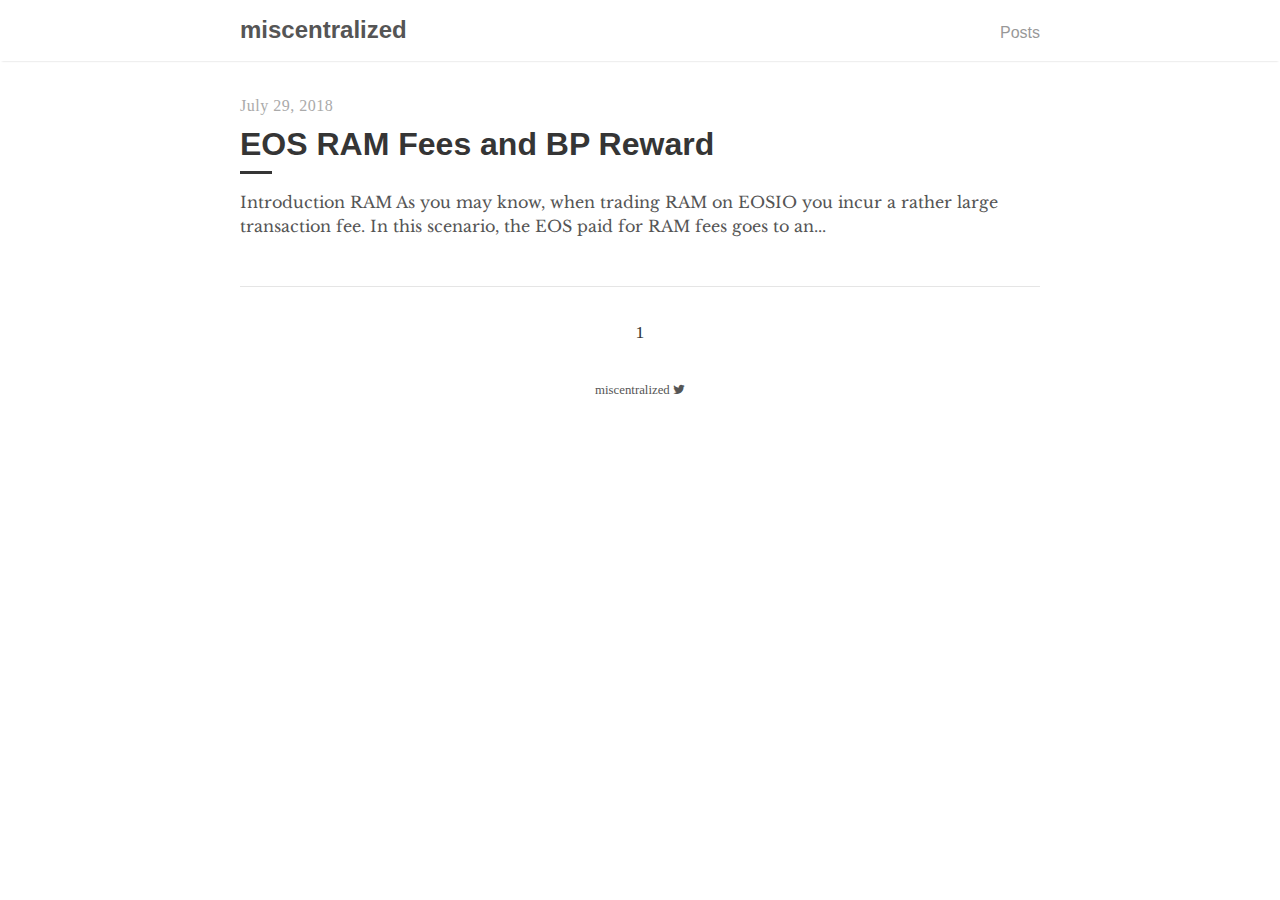
<file: index.html>
<!DOCTYPE html>
<html lang="en">

  <head>
  <meta charset="UTF-8">
  <meta name="viewport" content="width=device-width, initial-scale=1.0">
  
    <meta name="description" content="">
  

  <title>
    
      miscentralized
    
  </title>

  <!-- CSS -->
  <link rel="stylesheet" href="/assets/main.css">
  <link rel="stylesheet" href="https://fonts.googleapis.com/css?family=Libre+Baskerville:400,400i,700">
  <link rel="stylesheet" href="https://cdnjs.cloudflare.com/ajax/libs/font-awesome/4.7.0/css/font-awesome.min.css">

  <!-- Favicon -->
  <link rel="apple-touch-icon" sizes="180x180" href="/assets/apple-icon-180x180.png">
  <link rel="icon" type="image/png" sizes="32x32" href="/assets/favicon-32x32.png">
  <link rel="icon" type="image/png" sizes="16x16" href="/assets/favicon-16x16.png">

  <!-- RSS -->
  <link type="application/atom+xml" rel="alternate" href="miscentralized.com/feed.xml" title="miscentralized" />
</head>


  <body>
    <nav class="nav">
      <div class="nav-container">
        <a href="/">
          <h2 class="nav-title">miscentralized</h2>
        </a>
        <ul>
          <li><a href="/">Posts</a></li>
        </ul>
      </div>
    </nav>

    <main>
      <div class="catalogue">
  
    <a href="/2018/ramfee-vs-bp-reward" class="catalogue-item">
      <div>
        <time datetime="2018-07-29 00:00:00 +0100" class="catalogue-time">July 29, 2018</time>
        <h1 class="catalogue-title">EOS RAM Fees and BP Reward</h1>
        <div class="catalogue-line"></div>

        <p>
          Introduction RAM As you may know, when trading RAM on EOSIO you incur a rather large transaction fee. In this scenario, the EOS paid for RAM fees goes to an...
        </p>

      </div>
    </a>
  
</div>

<div class="pagination">
  
  

  <span>1</span>
</div>

    </main>

    <footer>
      <span>
        miscentralized <a href="https://twitter.com/miscentralized" class='fa fa-twitter'></a>
      </span>
    </footer>
  </body>
</html>
</file>
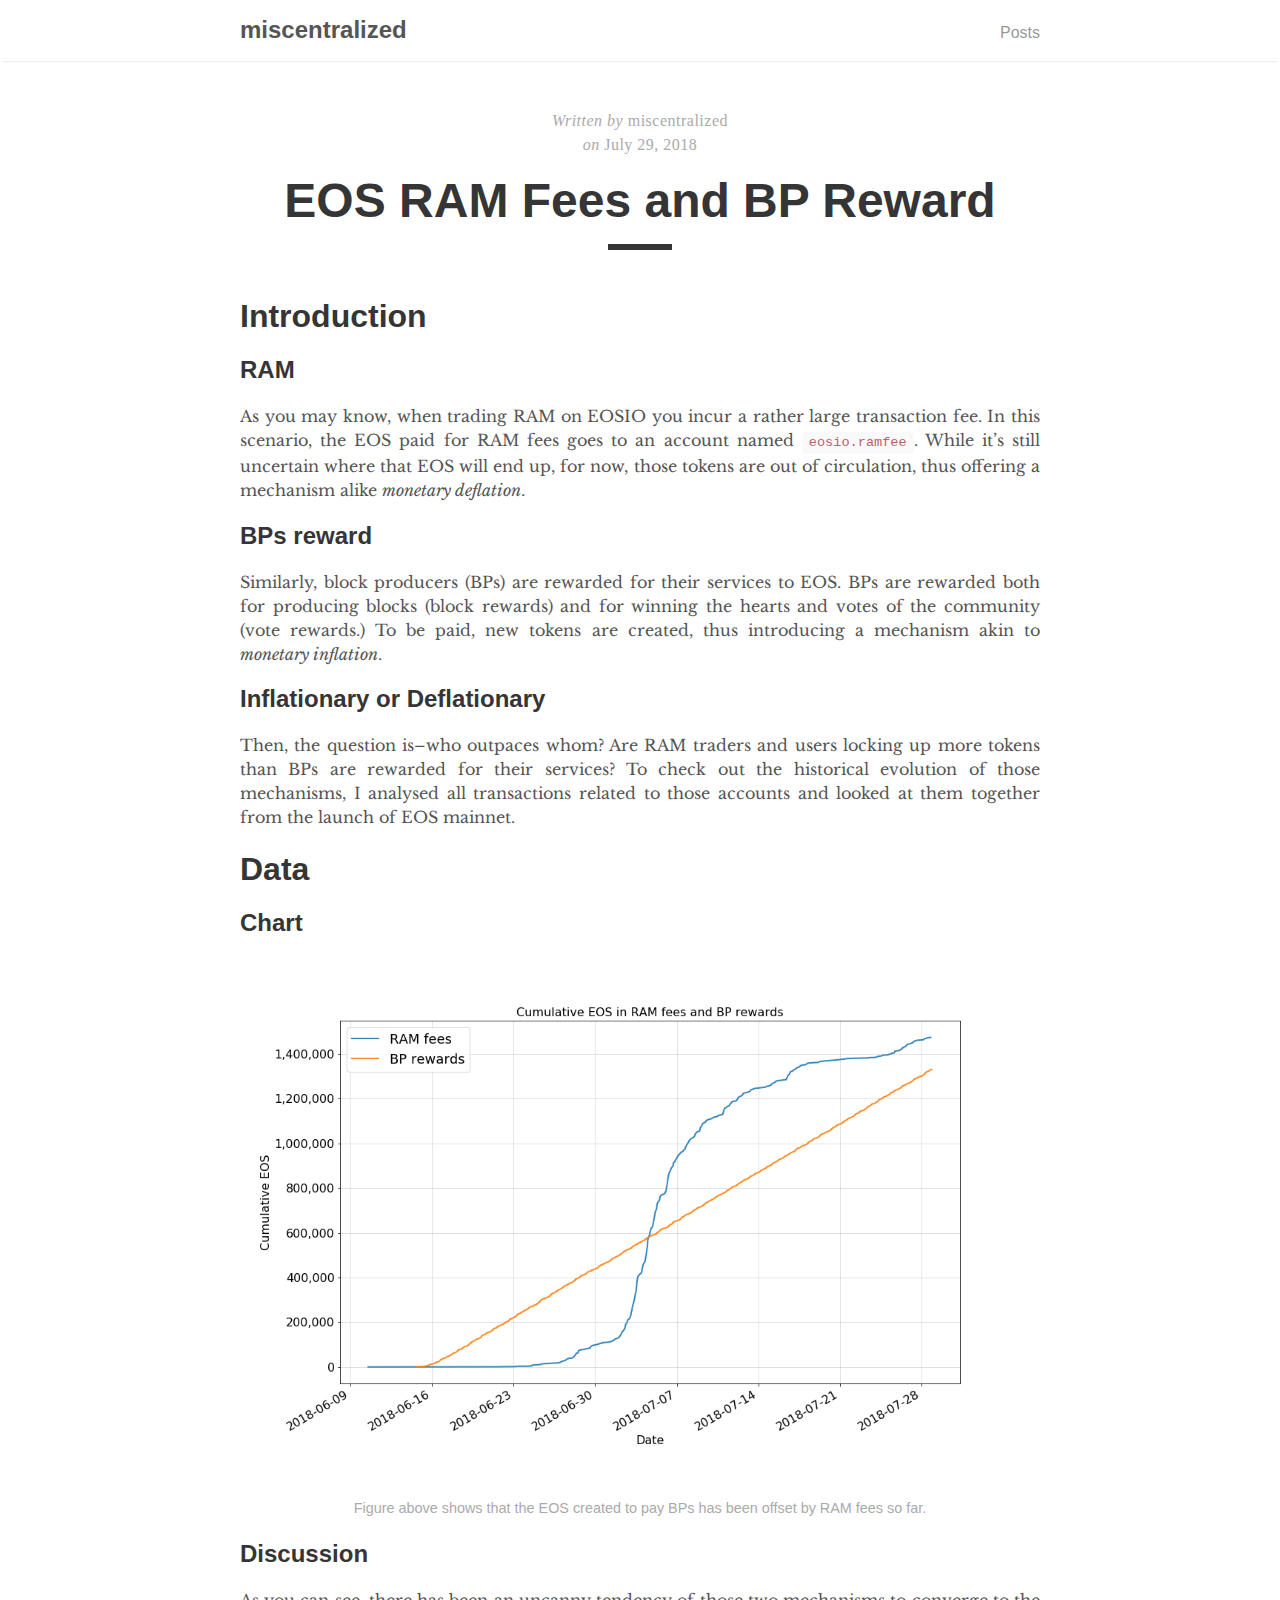
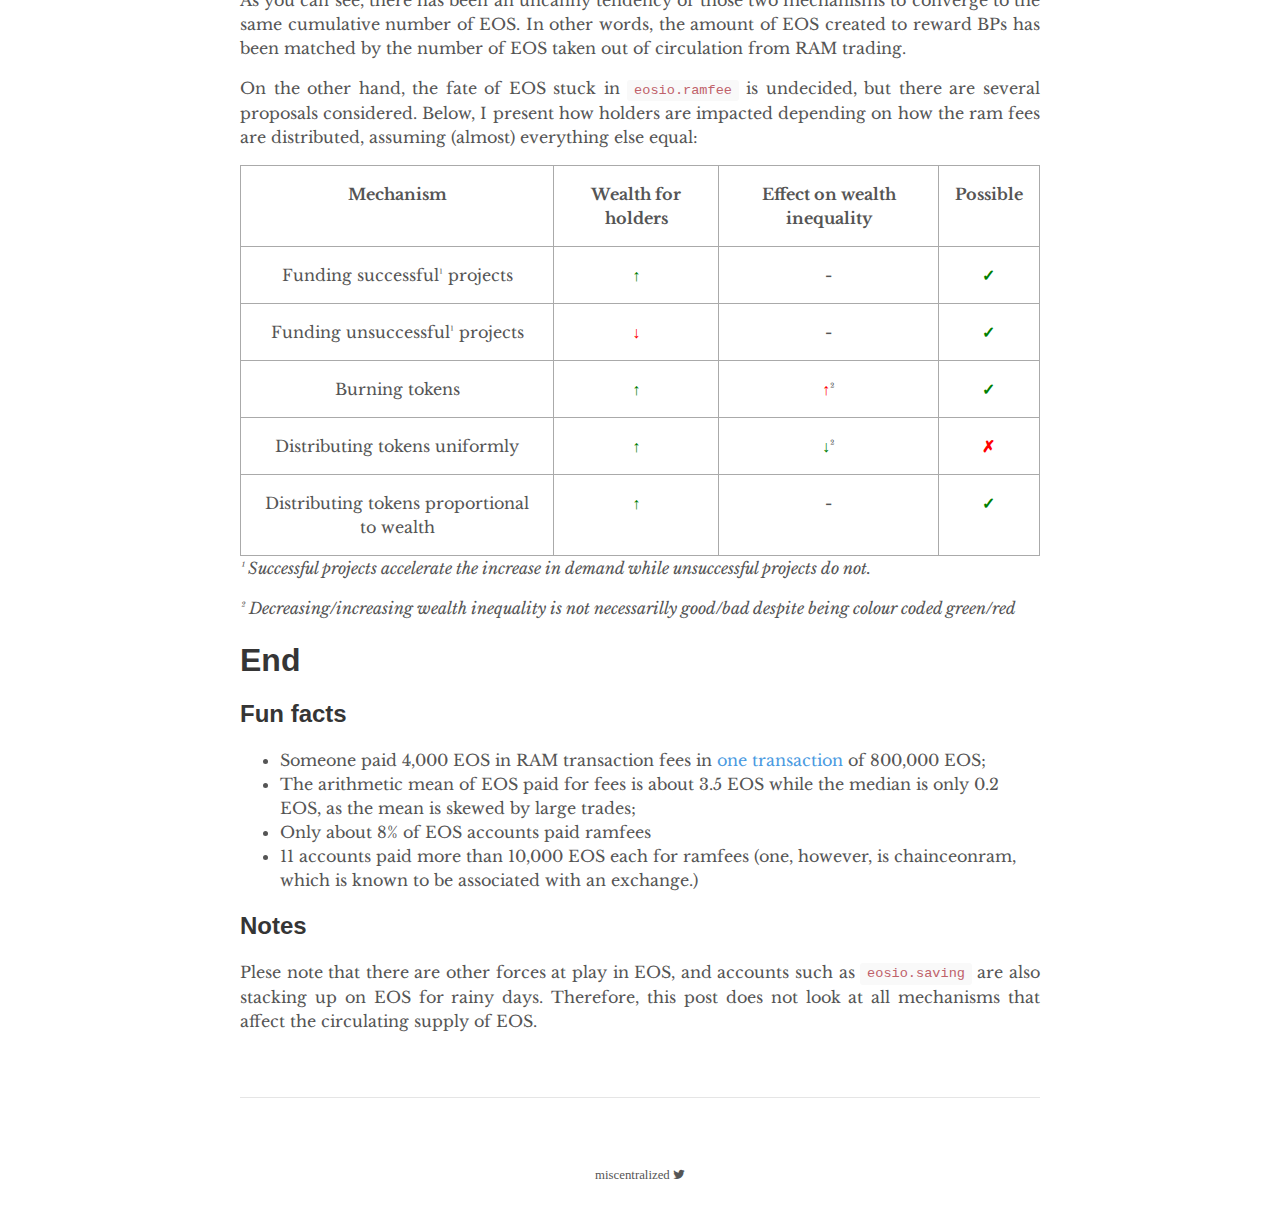
<file: 2018/ramfee-vs-bp-reward.html>
<!DOCTYPE html>
<html lang="en">

  <head>
  <meta charset="UTF-8">
  <meta name="viewport" content="width=device-width, initial-scale=1.0">
  

  <title>
    
      EOS RAM Fees and BP Reward &middot; miscentralized
    
  </title>

  <!-- CSS -->
  <link rel="stylesheet" href="/assets/main.css">
  <link rel="stylesheet" href="https://fonts.googleapis.com/css?family=Libre+Baskerville:400,400i,700">
  <link rel="stylesheet" href="https://cdnjs.cloudflare.com/ajax/libs/font-awesome/4.7.0/css/font-awesome.min.css">

  <!-- Favicon -->
  <link rel="apple-touch-icon" sizes="180x180" href="/assets/apple-icon-180x180.png">
  <link rel="icon" type="image/png" sizes="32x32" href="/assets/favicon-32x32.png">
  <link rel="icon" type="image/png" sizes="16x16" href="/assets/favicon-16x16.png">

  <!-- RSS -->
  <link type="application/atom+xml" rel="alternate" href="miscentralized.com/feed.xml" title="miscentralized" />
</head>


  <body>
    <nav class="nav">
      <div class="nav-container">
        <a href="/">
          <h2 class="nav-title">miscentralized</h2>
        </a>
        <ul>
          <li><a href="/">Posts</a></li>
        </ul>
      </div>
    </nav>

    <main>
      <div class="post">
  <div class="post-info">
    <span>Written by</span>
    
        miscentralized
    

    
      <br>
      <span>on&nbsp;</span><time datetime="2018-07-29 00:00:00 +0100">July 29, 2018</time>
    
  </div>

  <h1 class="post-title">EOS RAM Fees and BP Reward</h1>
  <div class="post-line"></div>

  <h1 id="introduction">Introduction</h1>

<h2 id="ram">RAM</h2>

<p>As you may know, when trading RAM on EOSIO you incur a rather large transaction fee. In this scenario, the EOS paid for RAM fees goes to an account named <code class="highlighter-rouge">eosio.ramfee</code>. While it’s still uncertain where that EOS will end up, for now, those tokens are out of circulation, thus offering a mechanism alike <em>monetary deflation</em>.</p>

<h2 id="bps-reward">BPs reward</h2>

<p>Similarly, block producers (BPs) are rewarded for their services to EOS. BPs are rewarded both for producing blocks (block rewards) and for winning the hearts and votes of the community (vote rewards.) To be paid, new tokens are created, thus introducing a mechanism akin to <em>monetary inflation</em>.</p>

<h2 id="inflationary-or-deflationary">Inflationary or Deflationary</h2>

<p>Then, the question is–who outpaces whom? Are RAM traders and users locking up more tokens than BPs are rewarded for their services? To check out the historical evolution of those mechanisms, I analysed all transactions related to those accounts and looked at them together from the launch of EOS mainnet.</p>

<h1 id="data">Data</h1>

<h2 id="chart">Chart</h2>

<p><img src="/assets/images/ram_bp.png" alt="chart" />
<em>Figure above shows that the EOS created to pay BPs has been offset by RAM fees so far.</em></p>

<h2 id="discussion">Discussion</h2>

<p>As you can see, there has been an uncanny tendency of those two mechanisms to converge to the same cumulative number of EOS. In other words, the amount of EOS created to reward BPs has been matched by the number of EOS taken out of circulation from RAM trading.</p>

<p>On the other hand, the fate of EOS stuck in <code class="highlighter-rouge">eosio.ramfee</code> is undecided, but there are several proposals considered. Below, I present how holders are impacted depending on how the ram fees are distributed, assuming (almost) everything else equal:</p>

<table class="mbtablestyle">
  <tbody>
    <tr>
      <td><strong>Mechanism</strong></td>
      <td><strong>Wealth for holders</strong></td>
      <td><strong>Effect on wealth inequality</strong></td>
      <td><strong>Possible</strong></td>
    </tr>
    <tr>
      <td>Funding successful¹ projects</td>
      <td><strong style="color:green">↑</strong></td>
      <td><strong>-</strong></td>
      <td><strong style="color:green">✓</strong></td>
    </tr>
    <tr>
      <td>Funding unsuccessful¹ projects</td>
      <td><strong style="color:red">↓</strong></td>
      <td><strong>-</strong></td>
      <td><strong style="color:green">✓</strong></td>
    </tr>
    <tr>
      <td>Burning tokens</td>
      <td><strong style="color:green">↑</strong></td>
      <td><strong style="color:red">↑</strong>²</td>
      <td><strong style="color:green">✓</strong></td>
    </tr>
    <tr>
      <td>Distributing tokens uniformly</td>
      <td><strong style="color:green">↑</strong></td>
      <td><strong style="color:green">↓</strong>²</td>
      <td><strong style="color:red">✗</strong></td>
    </tr>
    <tr>
      <td>Distributing tokens proportional to wealth</td>
      <td><strong style="color:green">↑</strong></td>
      <td><strong>-</strong></td>
      <td><strong style="color:green">✓</strong></td>
    </tr>
  </tbody>
</table>
<p><em>¹ Successful projects accelerate the increase in demand while unsuccessful projects do not.</em></p>

<p><em>² Decreasing/increasing wealth inequality is not necessarilly good/bad despite being colour coded green/red</em></p>

<h1 id="end">End</h1>

<h2 id="fun-facts">Fun facts</h2>

<ul>
  <li>Someone paid 4,000 EOS in RAM transaction fees in <a href="https://eospark.com/MainNet/tx/a31bda0e223ce37450a3cd375eff130af5ca4801e2c8c89f1aa8fe5951032232">one transaction</a> of 800,000 EOS;</li>
  <li>The arithmetic mean of EOS paid for fees is about 3.5 EOS while the median is only 0.2 EOS, as the mean is skewed by large trades;</li>
  <li>Only about 8% of EOS accounts paid ramfees</li>
  <li>11 accounts paid more than 10,000 EOS each for ramfees (one, however, is chainceonram, which is known to be associated with an exchange.)</li>
</ul>

<h2 id="notes">Notes</h2>

<p>Plese note that there are other forces at play in EOS, and accounts such as <code class="highlighter-rouge">eosio.saving</code> are also stacking up on EOS for rainy days. Therefore, this post does not look at all mechanisms that affect the circulating supply of EOS.</p>


</div>

<div class="pagination">
  
  

</div>

    </main>

    <footer>
      <span>
        miscentralized <a href="https://twitter.com/miscentralized" class='fa fa-twitter'></a>
      </span>
    </footer>
  </body>
</html>
</file>
<file: assets/main.css>
*{-webkit-box-sizing:border-box;-moz-box-sizing:border-box;box-sizing:border-box;line-height:1.5}html,body{color:#555;margin:0;padding:0}html{font-family:"Libre Baskerville","Times New Roman",Times,serif;font-size:14px;overflow-y:scroll}@media (min-width: 600px){html{font-size:16px}}body{-webkit-text-size-adjust:100%}h1,h2,h3,h4,h5,h6{color:#353535;font-family:"Helvetica Neue","Segoe UI",Helvetica,Arial,sans-serif;line-height:normal}a{color:#4a9ae1;text-decoration:none}blockquote{border-left:0.25rem solid #e5e5e5;color:#979797;margin:.8rem 0;padding:.5rem 1rem}blockquote p:last-child{margin-bottom:0}@media (min-width: 600px){blockquote{padding:0 5rem 0 1.25rem}}img{display:block;margin:0 0 1rem;max-width:100%}td{vertical-align:top;text-align:center;padding:1rem}.mbtablestyle{border-collapse:collapse}.mbtablestyle>table,.mbtablestyle td,.mbtablestyle th{border:0.5px solid #aaa}pre,code{font-family:Menlo,Monaco,monospace}code{background-color:#f9f9f9;border-radius:3px;color:#bf616a;font-size:85%;padding:.25em .5em}pre{margin:0 0 1rem}pre code{background-color:transparent;color:inherit;font-size:100%;padding:0}.highlight{background-color:#f9f9f9;border-radius:3px;line-height:1.4;margin:0 0 1rem;padding:1rem}.highlight pre{margin-bottom:0;overflow-x:auto}.highlight .lineno{color:#aaa;display:inline-block;padding:0 .75rem 0 .25rem;-webkit-user-select:none;-moz-user-select:none;user-select:none}.post{padding:3rem 0}.post-info{color:#aaa;font-family:Palatino,"Palatino LT STD","Palatino Linotype","Book Antiqua","Georgia",serif;letter-spacing:0.5px;text-align:center}.post-info span{font-style:italic}.post-title{color:#353535;font-family:"Helvetica Neue","Segoe UI",Helvetica,Arial,sans-serif;font-size:3rem;margin:1rem 0;text-align:center}.post-line{border-top:0.4rem solid #353535;display:block;margin:0 auto 3rem;width:4rem}.post p{margin:0 0 1rem;text-align:justify}.post a:hover{text-decoration:underline}.post img{margin:0 auto 0.5rem}.post img+em{color:#aaa;display:block;font-family:"Helvetica Neue","Segoe UI",Helvetica,Arial,sans-serif;font-size:0.9rem;font-style:normal;text-align:center}.post img.emoji{display:inline-block;left:0;transform:none;width:1rem;height:1rem;vertical-align:text-top;padding:0;margin:0}.highlight .hll{background-color:#ffc}.highlight .c{color:#999}.highlight .err{color:#a00;background-color:#faa}.highlight .k{color:#069}.highlight .o{color:#555}.highlight .cm{color:#09f;font-style:italic}.highlight .cp{color:#099}.highlight .c1{color:#999}.highlight .cs{color:#999}.highlight .gd{background-color:#fcc;border:1px solid #c00}.highlight .ge{font-style:italic}.highlight .gr{color:red}.highlight .gh{color:#030}.highlight .gi{background-color:#cfc;border:1px solid #0c0}.highlight .go{color:#aaa}.highlight .gp{color:#009}.highlight .gu{color:#030}.highlight .gt{color:#9c6}.highlight .kc{color:#069}.highlight .kd{color:#069}.highlight .kn{color:#069}.highlight .kp{color:#069}.highlight .kr{color:#069}.highlight .kt{color:#078}.highlight .m{color:#f60}.highlight .s{color:#d44950}.highlight .na{color:#4f9fcf}.highlight .nb{color:#366}.highlight .nc{color:#0a8}.highlight .no{color:#360}.highlight .nd{color:#99f}.highlight .ni{color:#999}.highlight .ne{color:#c00}.highlight .nf{color:#c0f}.highlight .nl{color:#99f}.highlight .nn{color:#0cf}.highlight .nt{color:#2f6f9f}.highlight .nv{color:#033}.highlight .ow{color:#000}.highlight .w{color:#bbb}.highlight .mf{color:#f60}.highlight .mh{color:#f60}.highlight .mi{color:#f60}.highlight .mo{color:#f60}.highlight .sb{color:#c30}.highlight .sc{color:#c30}.highlight .sd{color:#c30;font-style:italic}.highlight .s2{color:#c30}.highlight .se{color:#c30}.highlight .sh{color:#c30}.highlight .si{color:#a00}.highlight .sx{color:#c30}.highlight .sr{color:#3aa}.highlight .s1{color:#c30}.highlight .ss{color:#fc3}.highlight .bp{color:#366}.highlight .vc{color:#033}.highlight .vg{color:#033}.highlight .vi{color:#033}.highlight .il{color:#f60}.css .o,.css .o+.nt,.css .nt+.nt{color:#999}.container{margin:0 auto;max-width:800px;width:80%}main,footer,.nav-container{display:block;margin:0 auto;max-width:800px;width:80%}.nav{box-shadow:0 2px 2px -2px rgba(0,0,0,0.2);overflow:auto}.nav-container{margin:1rem auto;position:relative;text-align:center}.nav-title{-webkit-transition:all 0.2s ease-out;-moz-transition:all 0.2s ease-out;transition:all 0.2s ease-out;color:#555;display:inline-block;margin:0;padding-right:.2rem}.nav-title:hover,.nav-title:focus{opacity:.6}.nav ul{list-style-type:none;margin:1rem 0 0;padding:0;text-align:center}.nav li{-webkit-transition:all 0.2s ease-out;-moz-transition:all 0.2s ease-out;transition:all 0.2s ease-out;color:#555;display:inline-block;opacity:.6;padding:0 2rem 0 0}.nav li:last-child{padding-right:0}.nav li:hover,.nav li:focus{opacity:1}.nav a{color:#555;font-family:"Helvetica Neue","Segoe UI",Helvetica,Arial,sans-serif}@media (min-width: 600px){.nav-container{text-align:left}.nav ul{bottom:0;position:absolute;right:0}}footer{font-family:Palatino,"Palatino LT STD","Palatino Linotype","Book Antiqua","Georgia",serif;padding:2rem 0;text-align:center}footer span{color:#555;font-size:.8rem}footer .fa{color:#555}.pagination{border-top:0.5px solid #e5e5e5;font-family:Palatino,"Palatino LT STD","Palatino Linotype","Book Antiqua","Georgia",serif;padding-top:2rem;position:relative;text-align:center}.pagination span{color:#353535;font-size:1.1rem}.pagination .top{-webkit-transition:all 0.3s ease-out;-moz-transition:all 0.3s ease-out;transition:all 0.3s ease-out;color:#555;font-family:"Helvetica Neue","Segoe UI",Helvetica,Arial,sans-serif;font-size:1.1rem;opacity:.6}.pagination .top:hover{opacity:1}.pagination .arrow{-webkit-transition:all 0.3s ease-out;-moz-transition:all 0.3s ease-out;transition:all 0.3s ease-out;color:#555;position:absolute}.pagination .arrow:hover,.pagination .arrow:focus{opacity:.6;text-decoration:none}.pagination .left{left:0}.pagination .right{right:0}.catalogue-item{border-bottom:1px solid #e5e5e5;color:#555;display:inline-block;padding:2rem 0}.catalogue-item:hover .catalogue-line,.catalogue-item:focus .catalogue-line{width:5rem}.catalogue-item:last-child{border:0}.catalogue-time{color:#aaa;font-family:Palatino,"Palatino LT STD","Palatino Linotype","Book Antiqua","Georgia",serif;letter-spacing:.5px}.catalogue-title{color:#353535;display:block;font-family:"Helvetica Neue","Segoe UI",Helvetica,Arial,sans-serif;font-size:2rem;font-weight:700;margin:.5rem 0}.catalogue-line{-webkit-transition:all 0.3s ease-out;-moz-transition:all 0.3s ease-out;transition:all 0.3s ease-out;border-top:0.2rem solid #353535;display:block;width:2rem}
</file>
